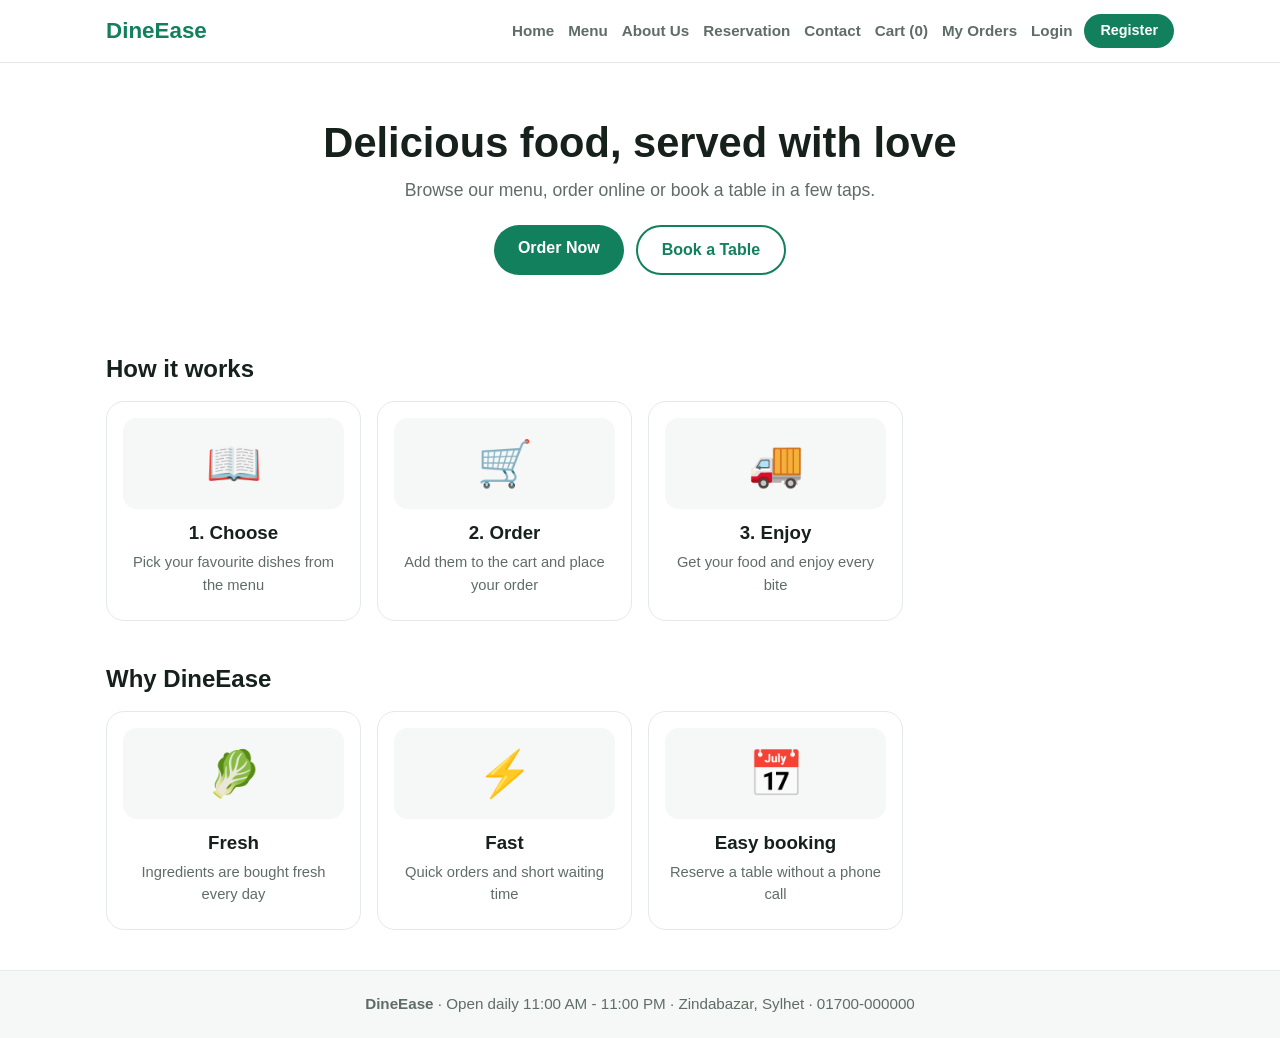
<file: frontend/index.html>
<!DOCTYPE html>
<html lang="en">
<head>
  <meta charset="UTF-8">
  <meta name="viewport" content="width=device-width, initial-scale=1">
  <title>Home - DineEase</title>
  <link rel="stylesheet" href="css/style.css">
</head>
<body>
  <header>
    <div class="container bar">
      <a class="logo" href="index.html">DineEase</a>
      <button id="burger" aria-label="Menu">&#9776;</button>
      <nav id="nav">
        <a href="index.html">Home</a>
        <a href="menu.html">Menu</a>
        <a href="about.html">About Us</a>
        <a href="reservation.html">Reservation</a>
        <a href="contact.html">Contact</a>
        <a href="cart.html">Cart (<span id="cart-count">0</span>)</a>
        <a href="orders.html">My Orders</a>
        <span id="auth-links">
          <a href="login.html">Login</a>
          <a class="btn small" href="register.html">Register</a>
        </span>
      </nav>
    </div>
  </header>

  <main class="container">
    <section class="hero">
      <h1>Delicious food, served with love</h1>
      <p>Browse our menu, order online or book a table in a few taps.</p>
      <div class="hero-buttons">
        <a class="btn" href="menu.html">Order Now</a>
        <a class="btn outline" href="reservation.html">Book a Table</a>
      </div>
    </section>

    <h2 class="section-title">How it works</h2>
    <div class="grid">
      <div class="card"><div class="icon">&#x1F4D6;</div><h3>1. Choose</h3><p>Pick your favourite dishes from the menu</p></div>
      <div class="card"><div class="icon">&#x1F6D2;</div><h3>2. Order</h3><p>Add them to the cart and place your order</p></div>
      <div class="card"><div class="icon">&#x1F69A;</div><h3>3. Enjoy</h3><p>Get your food and enjoy every bite</p></div>
    </div>

    <h2 class="section-title">Why DineEase</h2>
    <div class="grid">
      <div class="card"><div class="icon">&#x1F96C;</div><h3>Fresh</h3><p>Ingredients are bought fresh every day</p></div>
      <div class="card"><div class="icon">&#x26A1;</div><h3>Fast</h3><p>Quick orders and short waiting time</p></div>
      <div class="card"><div class="icon">&#x1F4C5;</div><h3>Easy booking</h3><p>Reserve a table without a phone call</p></div>
    </div>
  </main>

  <footer>
    <div class="container">
      <strong>DineEase</strong> &middot; Open daily 11:00 AM - 11:00 PM &middot; Zindabazar, Sylhet &middot; 01700-000000
    </div>
  </footer>

  <script>
    // Live server address. When testing on this computer, use the local server.
    let API_URL = "https://dineease-api.onrender.com";

    if (location.protocol === "file:" || location.hostname === "localhost") {
      API_URL = "http://localhost:5000";
    }

    const authLinks = document.getElementById("auth-links");

    // Menu button on small screens
    document.getElementById("burger").onclick = function () {
      document.getElementById("nav").classList.toggle("show");
    };

    // If the user is logged in, show the name and a logout button
    function showAuthLinks() {
      const savedUser = localStorage.getItem("user");

      if (!savedUser) {
        return;
      }

      const user = JSON.parse(savedUser);
      const hello = document.createElement("span");
      const logout = document.createElement("button");

      hello.textContent = "Hi, " + user.name;
      logout.textContent = "Logout";
      logout.className = "btn small";

      logout.onclick = function () {
        localStorage.removeItem("token");
        localStorage.removeItem("user");
        window.location.href = "login.html";
      };

      authLinks.innerHTML = "";
      authLinks.appendChild(hello);
      authLinks.appendChild(logout);
    }

    // The cart is kept in the browser as a list of items
    function getCart() {
      const saved = localStorage.getItem("cart");

      if (!saved) {
        return [];
      }

      return JSON.parse(saved);
    }

    function saveCart(cart) {
      localStorage.setItem("cart", JSON.stringify(cart));
      updateCartCount();
    }

    // Show the total number of items next to the Cart link
    function updateCartCount() {
      const cart = getCart();
      let count = 0;

      for (let i = 0; i < cart.length; i++) {
        count = count + cart[i].quantity;
      }

      document.getElementById("cart-count").textContent = count;
    }

    showAuthLinks();
    updateCartCount();
  </script>
</body>
</html>
</file>
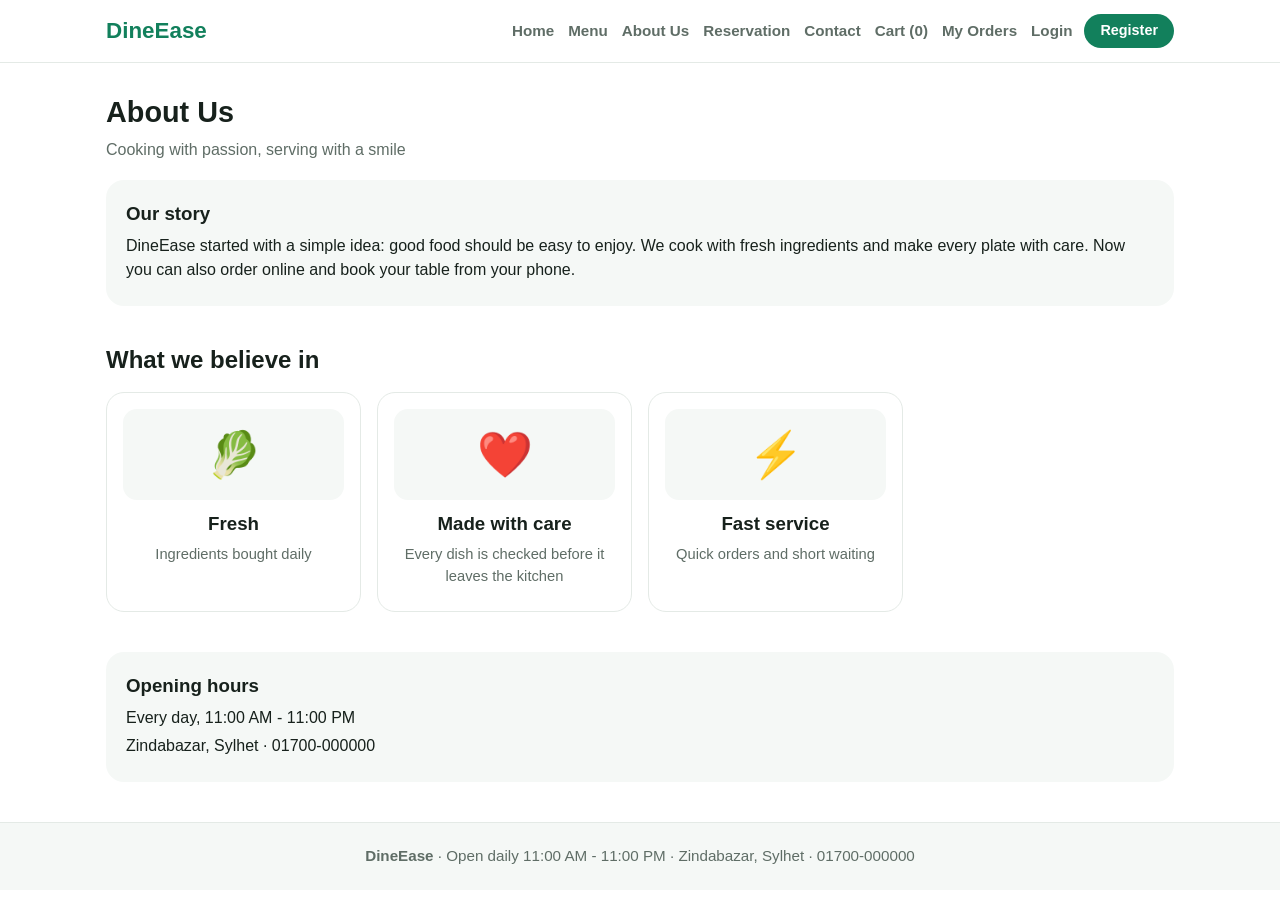
<file: frontend/about.html>
<!DOCTYPE html>
<html lang="en">
<head>
  <meta charset="UTF-8">
  <meta name="viewport" content="width=device-width, initial-scale=1">
  <title>About Us - DineEase</title>
  <link rel="stylesheet" href="css/style.css">
</head>
<body>
  <header>
    <div class="container bar">
      <a class="logo" href="index.html">DineEase</a>
      <button id="burger" aria-label="Menu">&#9776;</button>
      <nav id="nav">
        <a href="index.html">Home</a>
        <a href="menu.html">Menu</a>
        <a href="about.html">About Us</a>
        <a href="reservation.html">Reservation</a>
        <a href="contact.html">Contact</a>
        <a href="cart.html">Cart (<span id="cart-count">0</span>)</a>
        <a href="orders.html">My Orders</a>
        <span id="auth-links">
          <a href="login.html">Login</a>
          <a class="btn small" href="register.html">Register</a>
        </span>
      </nav>
    </div>
  </header>

  <main class="container">
    <h1 class="page-title">About Us</h1>
    <p class="page-sub">Cooking with passion, serving with a smile</p>

    <div class="info-box">
      <h3>Our story</h3>
      <p>DineEase started with a simple idea: good food should be easy to enjoy. We cook with fresh ingredients and make every plate with care. Now you can also order online and book your table from your phone.</p>
    </div>

    <h2 class="section-title">What we believe in</h2>
    <div class="grid">
      <div class="card"><div class="icon">&#x1F96C;</div><h3>Fresh</h3><p>Ingredients bought daily</p></div>
      <div class="card"><div class="icon">&#x2764;&#xFE0F;</div><h3>Made with care</h3><p>Every dish is checked before it leaves the kitchen</p></div>
      <div class="card"><div class="icon">&#x26A1;</div><h3>Fast service</h3><p>Quick orders and short waiting</p></div>
    </div>

    <div class="info-box">
      <h3>Opening hours</h3>
      <p>Every day, 11:00 AM - 11:00 PM</p>
      <p>Zindabazar, Sylhet &middot; 01700-000000</p>
    </div>
  </main>

  <footer>
    <div class="container">
      <strong>DineEase</strong> &middot; Open daily 11:00 AM - 11:00 PM &middot; Zindabazar, Sylhet &middot; 01700-000000
    </div>
  </footer>

  <script>
    // Live server address. When testing on this computer, use the local server.
    let API_URL = "https://dineease-api.onrender.com";

    if (location.protocol === "file:" || location.hostname === "localhost") {
      API_URL = "http://localhost:5000";
    }

    const authLinks = document.getElementById("auth-links");

    // Menu button on small screens
    document.getElementById("burger").onclick = function () {
      document.getElementById("nav").classList.toggle("show");
    };

    // If the user is logged in, show the name and a logout button
    function showAuthLinks() {
      const savedUser = localStorage.getItem("user");

      if (!savedUser) {
        return;
      }

      const user = JSON.parse(savedUser);
      const hello = document.createElement("span");
      const logout = document.createElement("button");

      hello.textContent = "Hi, " + user.name;
      logout.textContent = "Logout";
      logout.className = "btn small";

      logout.onclick = function () {
        localStorage.removeItem("token");
        localStorage.removeItem("user");
        window.location.href = "login.html";
      };

      authLinks.innerHTML = "";
      authLinks.appendChild(hello);
      authLinks.appendChild(logout);
    }

    // The cart is kept in the browser as a list of items
    function getCart() {
      const saved = localStorage.getItem("cart");

      if (!saved) {
        return [];
      }

      return JSON.parse(saved);
    }

    function saveCart(cart) {
      localStorage.setItem("cart", JSON.stringify(cart));
      updateCartCount();
    }

    // Show the total number of items next to the Cart link
    function updateCartCount() {
      const cart = getCart();
      let count = 0;

      for (let i = 0; i < cart.length; i++) {
        count = count + cart[i].quantity;
      }

      document.getElementById("cart-count").textContent = count;
    }

    showAuthLinks();
    updateCartCount();
  </script>
</body>
</html>
</file>
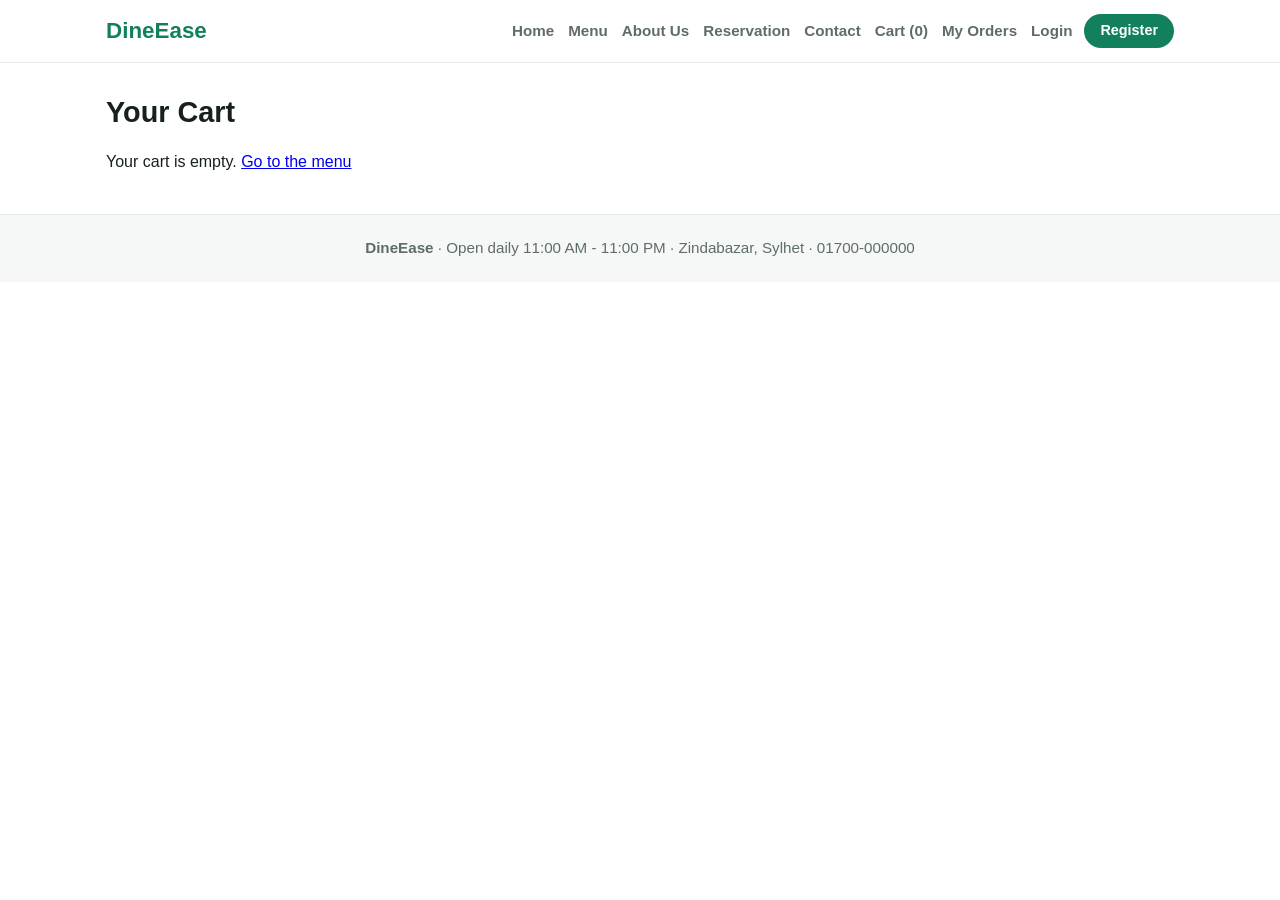
<file: frontend/cart.html>
<!DOCTYPE html>
<html lang="en">
<head>
  <meta charset="UTF-8">
  <meta name="viewport" content="width=device-width, initial-scale=1">
  <title>Cart - DineEase</title>
  <link rel="stylesheet" href="css/style.css">
</head>
<body>
  <header>
    <div class="container bar">
      <a class="logo" href="index.html">DineEase</a>
      <button id="burger" aria-label="Menu">&#9776;</button>
      <nav id="nav">
        <a href="index.html">Home</a>
        <a href="menu.html">Menu</a>
        <a href="about.html">About Us</a>
        <a href="reservation.html">Reservation</a>
        <a href="contact.html">Contact</a>
        <a href="cart.html">Cart (<span id="cart-count">0</span>)</a>
        <a href="orders.html">My Orders</a>
        <span id="auth-links">
          <a href="login.html">Login</a>
          <a class="btn small" href="register.html">Register</a>
        </span>
      </nav>
    </div>
  </header>

  <main class="container">
    <h1 class="page-title">Your Cart</h1>

    <div id="cart-list"></div>

    <div id="order-box" class="order-form">
      <div class="cart-total"><span>Total</span><span id="total">Tk 0</span></div>

      <label>Delivery address
        <input type="text" id="address" placeholder="House, road, area">
      </label>
      <label>Phone
        <input type="text" id="phone" placeholder="01XXXXXXXXX">
      </label>

      <div id="message" class="msg"></div>
      <button id="place-order" class="btn">Place Order</button>
    </div>
  </main>

  <footer>
    <div class="container">
      <strong>DineEase</strong> &middot; Open daily 11:00 AM - 11:00 PM &middot; Zindabazar, Sylhet &middot; 01700-000000
    </div>
  </footer>

  <script>
    // Live server address. When testing on this computer, use the local server.
    let API_URL = "https://dineease-api.onrender.com";

    if (location.protocol === "file:" || location.hostname === "localhost") {
      API_URL = "http://localhost:5000";
    }

    const authLinks = document.getElementById("auth-links");

    // Menu button on small screens
    document.getElementById("burger").onclick = function () {
      document.getElementById("nav").classList.toggle("show");
    };

    // If the user is logged in, show the name and a logout button
    function showAuthLinks() {
      const savedUser = localStorage.getItem("user");

      if (!savedUser) {
        return;
      }

      const user = JSON.parse(savedUser);
      const hello = document.createElement("span");
      const logout = document.createElement("button");

      hello.textContent = "Hi, " + user.name;
      logout.textContent = "Logout";
      logout.className = "btn small";

      logout.onclick = function () {
        localStorage.removeItem("token");
        localStorage.removeItem("user");
        window.location.href = "login.html";
      };

      authLinks.innerHTML = "";
      authLinks.appendChild(hello);
      authLinks.appendChild(logout);
    }

    // The cart is kept in the browser as a list of items
    function getCart() {
      const saved = localStorage.getItem("cart");

      if (!saved) {
        return [];
      }

      return JSON.parse(saved);
    }

    function saveCart(cart) {
      localStorage.setItem("cart", JSON.stringify(cart));
      updateCartCount();
    }

    // Show the total number of items next to the Cart link
    function updateCartCount() {
      const cart = getCart();
      let count = 0;

      for (let i = 0; i < cart.length; i++) {
        count = count + cart[i].quantity;
      }

      document.getElementById("cart-count").textContent = count;
    }

    const cartList = document.getElementById("cart-list");
    const orderBox = document.getElementById("order-box");
    const message = document.getElementById("message");

    function showMessage(text, isError) {
      message.textContent = text;
      message.className = isError ? "msg error" : "msg success";
    }

    function changeQuantity(id, change) {
      const cart = getCart();

      for (let i = 0; i < cart.length; i++) {
        if (cart[i].id === id) {
          cart[i].quantity = cart[i].quantity + change;
        }
      }

      // Keep only the items that still have a quantity
      const left = [];

      for (let i = 0; i < cart.length; i++) {
        if (cart[i].quantity > 0 && cart[i].quantity <= 20) {
          left.push(cart[i]);
        } else if (cart[i].quantity > 20) {
          cart[i].quantity = 20;
          left.push(cart[i]);
        }
      }

      saveCart(left);
      showCart();
    }

    function removeItem(id) {
      const cart = getCart();
      const left = [];

      for (let i = 0; i < cart.length; i++) {
        if (cart[i].id !== id) {
          left.push(cart[i]);
        }
      }

      saveCart(left);
      showCart();
    }

    function makeRow(item) {
      const row = document.createElement("div");
      const name = document.createElement("div");
      const qty = document.createElement("div");
      const minus = document.createElement("button");
      const count = document.createElement("span");
      const plus = document.createElement("button");
      const lineTotal = document.createElement("strong");
      const remove = document.createElement("button");

      row.className = "cart-row";
      name.className = "cart-name";
      name.textContent = item.name;

      const each = document.createElement("small");
      each.textContent = "Tk " + item.price + " each";
      name.appendChild(each);

      qty.className = "qty";
      minus.textContent = "-";
      plus.textContent = "+";
      count.textContent = item.quantity;
      qty.append(minus, count, plus);

      lineTotal.textContent = "Tk " + item.price * item.quantity;
      remove.className = "remove";
      remove.textContent = "Remove";

      minus.onclick = function () {
        changeQuantity(item.id, -1);
      };

      plus.onclick = function () {
        changeQuantity(item.id, 1);
      };

      remove.onclick = function () {
        removeItem(item.id);
      };

      row.append(name, qty, lineTotal, remove);
      return row;
    }

    function showCart() {
      const cart = getCart();
      let total = 0;
      cartList.innerHTML = "";

      if (cart.length === 0) {
        cartList.innerHTML = '<p>Your cart is empty. <a href="menu.html">Go to the menu</a></p>';
        orderBox.style.display = "none";
        return;
      }

      orderBox.style.display = "block";

      for (let i = 0; i < cart.length; i++) {
        cartList.appendChild(makeRow(cart[i]));
        total = total + cart[i].price * cart[i].quantity;
      }

      document.getElementById("total").textContent = "Tk " + total;
    }

    document.getElementById("place-order").onclick = async function () {
      const token = localStorage.getItem("token");
      const address = document.getElementById("address").value.trim();
      const phone = document.getElementById("phone").value.trim();

      if (!token) {
        showMessage("Please login first to place an order", true);
        return;
      }

      if (address.length < 5) {
        showMessage("Please enter your delivery address", true);
        return;
      }

      if (!/^01\d{9}$/.test(phone)) {
        showMessage("Phone must be 11 digits, like 01XXXXXXXXX", true);
        return;
      }

      // Send only the item ids and quantities. The server finds the prices itself.
      const cart = getCart();
      const items = [];

      for (let i = 0; i < cart.length; i++) {
        items.push({ menu_item_id: cart[i].id, quantity: cart[i].quantity });
      }

      showMessage("Placing your order...", false);

      try {
        const response = await fetch(API_URL + "/api/orders", {
          method: "POST",
          headers: {
            "Content-Type": "application/json",
            "Authorization": "Bearer " + token,
          },
          body: JSON.stringify({ items: items, address: address, phone: phone }),
        });
        const data = await response.json();

        if (!response.ok) {
          showMessage(data.message, true);
          return;
        }

        saveCart([]);
        showMessage("Order placed! Taking you to your orders...", false);

        setTimeout(function () {
          window.location.href = "orders.html";
        }, 1500);
      } catch (error) {
        showMessage("Could not reach the server. Please try again.", true);
      }
    };

    showAuthLinks();
    updateCartCount();
    showCart();
  </script>
</body>
</html>
</file>
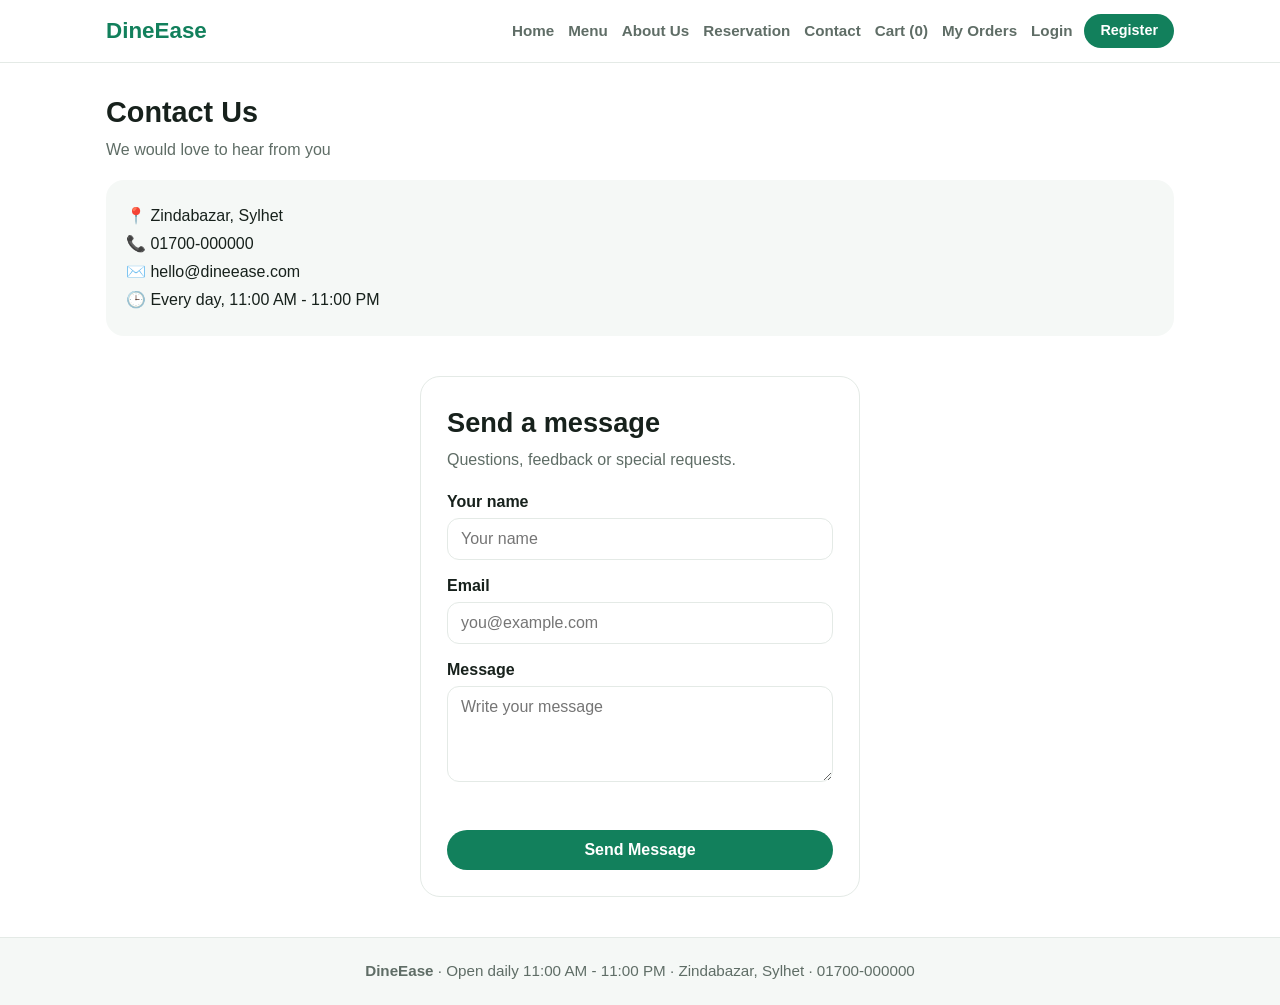
<file: frontend/contact.html>
<!DOCTYPE html>
<html lang="en">
<head>
  <meta charset="UTF-8">
  <meta name="viewport" content="width=device-width, initial-scale=1">
  <title>Contact - DineEase</title>
  <link rel="stylesheet" href="css/style.css">
</head>
<body>
  <header>
    <div class="container bar">
      <a class="logo" href="index.html">DineEase</a>
      <button id="burger" aria-label="Menu">&#9776;</button>
      <nav id="nav">
        <a href="index.html">Home</a>
        <a href="menu.html">Menu</a>
        <a href="about.html">About Us</a>
        <a href="reservation.html">Reservation</a>
        <a href="contact.html">Contact</a>
        <a href="cart.html">Cart (<span id="cart-count">0</span>)</a>
        <a href="orders.html">My Orders</a>
        <span id="auth-links">
          <a href="login.html">Login</a>
          <a class="btn small" href="register.html">Register</a>
        </span>
      </nav>
    </div>
  </header>

  <main class="container">
    <h1 class="page-title">Contact Us</h1>
    <p class="page-sub">We would love to hear from you</p>

    <div class="info-box">
      <p>&#x1F4CD; Zindabazar, Sylhet</p>
      <p>&#x1F4DE; 01700-000000</p>
      <p>&#x2709;&#xFE0F; hello@dineease.com</p>
      <p>&#x1F552; Every day, 11:00 AM - 11:00 PM</p>
    </div>

    <div class="form-box">
      <h1>Send a message</h1>
      <p>Questions, feedback or special requests.</p>

      <form id="contact-form" novalidate>
        <label>Your name
          <input type="text" id="name" placeholder="Your name">
        </label>
        <label>Email
          <input type="email" id="email" placeholder="you@example.com">
        </label>
        <label>Message
          <textarea id="text" rows="4" placeholder="Write your message"></textarea>
        </label>

        <div id="message" class="msg"></div>
        <button type="submit" class="btn">Send Message</button>
      </form>
    </div>
  </main>

  <footer>
    <div class="container">
      <strong>DineEase</strong> &middot; Open daily 11:00 AM - 11:00 PM &middot; Zindabazar, Sylhet &middot; 01700-000000
    </div>
  </footer>

  <script>
    // Live server address. When testing on this computer, use the local server.
    let API_URL = "https://dineease-api.onrender.com";

    if (location.protocol === "file:" || location.hostname === "localhost") {
      API_URL = "http://localhost:5000";
    }

    const authLinks = document.getElementById("auth-links");

    // Menu button on small screens
    document.getElementById("burger").onclick = function () {
      document.getElementById("nav").classList.toggle("show");
    };

    // If the user is logged in, show the name and a logout button
    function showAuthLinks() {
      const savedUser = localStorage.getItem("user");

      if (!savedUser) {
        return;
      }

      const user = JSON.parse(savedUser);
      const hello = document.createElement("span");
      const logout = document.createElement("button");

      hello.textContent = "Hi, " + user.name;
      logout.textContent = "Logout";
      logout.className = "btn small";

      logout.onclick = function () {
        localStorage.removeItem("token");
        localStorage.removeItem("user");
        window.location.href = "login.html";
      };

      authLinks.innerHTML = "";
      authLinks.appendChild(hello);
      authLinks.appendChild(logout);
    }

    // The cart is kept in the browser as a list of items
    function getCart() {
      const saved = localStorage.getItem("cart");

      if (!saved) {
        return [];
      }

      return JSON.parse(saved);
    }

    function saveCart(cart) {
      localStorage.setItem("cart", JSON.stringify(cart));
      updateCartCount();
    }

    // Show the total number of items next to the Cart link
    function updateCartCount() {
      const cart = getCart();
      let count = 0;

      for (let i = 0; i < cart.length; i++) {
        count = count + cart[i].quantity;
      }

      document.getElementById("cart-count").textContent = count;
    }

    const message = document.getElementById("message");

    function showMessage(text, isError) {
      message.textContent = text;
      message.className = isError ? "msg error" : "msg success";
    }

    document.getElementById("contact-form").addEventListener("submit", async function (event) {
      event.preventDefault();

      const name = document.getElementById("name").value.trim();
      const email = document.getElementById("email").value.trim();
      const text = document.getElementById("text").value.trim();

      if (name.length < 2) {
        showMessage("Please enter your name", true);
        return;
      }

      if (!email.includes("@") || !email.includes(".")) {
        showMessage("Please enter a valid email", true);
        return;
      }

      if (text.length < 5) {
        showMessage("Please write a longer message", true);
        return;
      }

      showMessage("Sending...", false);

      try {
        const response = await fetch(API_URL + "/api/contact", {
          method: "POST",
          headers: { "Content-Type": "application/json" },
          body: JSON.stringify({ name: name, email: email, message: text }),
        });
        const data = await response.json();

        if (!response.ok) {
          showMessage(data.message, true);
          return;
        }

        showMessage("Thank you! Your message was sent.", false);
        document.getElementById("contact-form").reset();
      } catch (error) {
        showMessage("Could not reach the server. Please try again.", true);
      }
    });

    showAuthLinks();
    updateCartCount();
  </script>
</body>
</html>
</file>
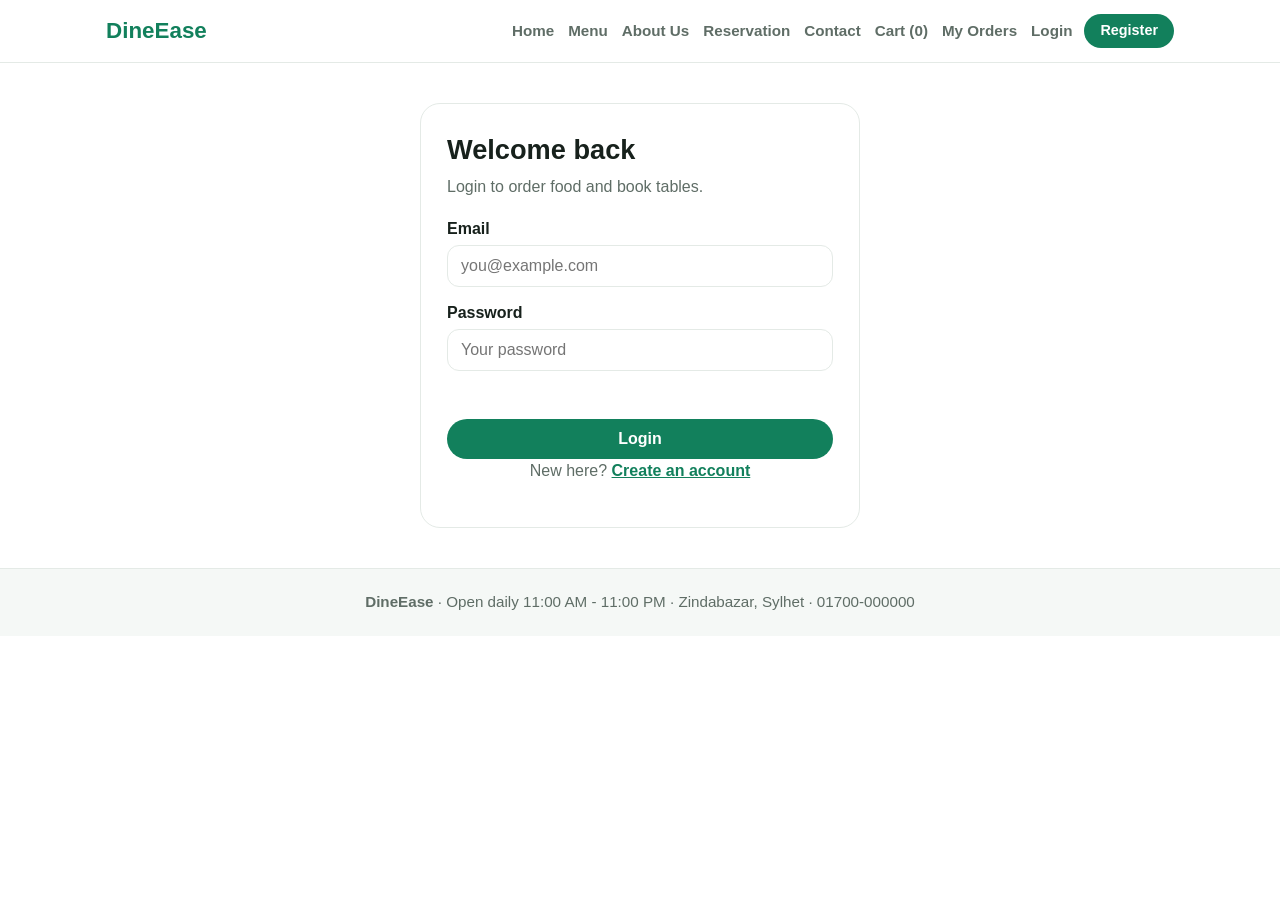
<file: frontend/login.html>
<!DOCTYPE html>
<html lang="en">
<head>
  <meta charset="UTF-8">
  <meta name="viewport" content="width=device-width, initial-scale=1">
  <title>Login - DineEase</title>
  <link rel="stylesheet" href="css/style.css">
</head>
<body>
  <header>
    <div class="container bar">
      <a class="logo" href="index.html">DineEase</a>
      <button id="burger" aria-label="Menu">&#9776;</button>
      <nav id="nav">
        <a href="index.html">Home</a>
        <a href="menu.html">Menu</a>
        <a href="about.html">About Us</a>
        <a href="reservation.html">Reservation</a>
        <a href="contact.html">Contact</a>
        <a href="cart.html">Cart (<span id="cart-count">0</span>)</a>
        <a href="orders.html">My Orders</a>
        <span id="auth-links">
          <a href="login.html">Login</a>
          <a class="btn small" href="register.html">Register</a>
        </span>
      </nav>
    </div>
  </header>

  <main class="container">
    <div class="form-box">
      <h1>Welcome back</h1>
      <p>Login to order food and book tables.</p>

      <form id="login-form" novalidate>
        <label>Email
          <input type="email" id="email" placeholder="you@example.com">
        </label>
        <label>Password
          <input type="password" id="password" placeholder="Your password">
        </label>

        <div id="message" class="msg"></div>
        <button type="submit" class="btn">Login</button>
      </form>

      <p class="form-note">New here? <a href="register.html">Create an account</a></p>
    </div>
  </main>

  <footer>
    <div class="container">
      <strong>DineEase</strong> &middot; Open daily 11:00 AM - 11:00 PM &middot; Zindabazar, Sylhet &middot; 01700-000000
    </div>
  </footer>

  <script>
    // Live server address. When testing on this computer, use the local server.
    let API_URL = "https://dineease-api.onrender.com";

    if (location.protocol === "file:" || location.hostname === "localhost") {
      API_URL = "http://localhost:5000";
    }

    const authLinks = document.getElementById("auth-links");

    // Menu button on small screens
    document.getElementById("burger").onclick = function () {
      document.getElementById("nav").classList.toggle("show");
    };

    // If the user is logged in, show the name and a logout button
    function showAuthLinks() {
      const savedUser = localStorage.getItem("user");

      if (!savedUser) {
        return;
      }

      const user = JSON.parse(savedUser);
      const hello = document.createElement("span");
      const logout = document.createElement("button");

      hello.textContent = "Hi, " + user.name;
      logout.textContent = "Logout";
      logout.className = "btn small";

      logout.onclick = function () {
        localStorage.removeItem("token");
        localStorage.removeItem("user");
        window.location.href = "login.html";
      };

      authLinks.innerHTML = "";
      authLinks.appendChild(hello);
      authLinks.appendChild(logout);
    }

    // The cart is kept in the browser as a list of items
    function getCart() {
      const saved = localStorage.getItem("cart");

      if (!saved) {
        return [];
      }

      return JSON.parse(saved);
    }

    function saveCart(cart) {
      localStorage.setItem("cart", JSON.stringify(cart));
      updateCartCount();
    }

    // Show the total number of items next to the Cart link
    function updateCartCount() {
      const cart = getCart();
      let count = 0;

      for (let i = 0; i < cart.length; i++) {
        count = count + cart[i].quantity;
      }

      document.getElementById("cart-count").textContent = count;
    }

    const message = document.getElementById("message");

    function showMessage(text, isError) {
      message.textContent = text;
      message.className = isError ? "msg error" : "msg success";
    }

    document.getElementById("login-form").addEventListener("submit", async function (event) {
      event.preventDefault();

      const email = document.getElementById("email").value.trim();
      const password = document.getElementById("password").value;

      if (email === "" || password === "") {
        showMessage("Please enter your email and password", true);
        return;
      }

      showMessage("Please wait...", false);

      try {
        const response = await fetch(API_URL + "/api/auth/login", {
          method: "POST",
          headers: { "Content-Type": "application/json" },
          body: JSON.stringify({ email: email, password: password }),
        });
        const data = await response.json();

        if (!response.ok) {
          showMessage(data.message, true);
          return;
        }

        // Keep the token so the other pages know who is logged in
        localStorage.setItem("token", data.token);
        localStorage.setItem("user", JSON.stringify(data.user));

        window.location.href = "index.html";
      } catch (error) {
        showMessage("Could not reach the server. Please try again.", true);
      }
    });

    showAuthLinks();
    updateCartCount();
  </script>
</body>
</html>
</file>
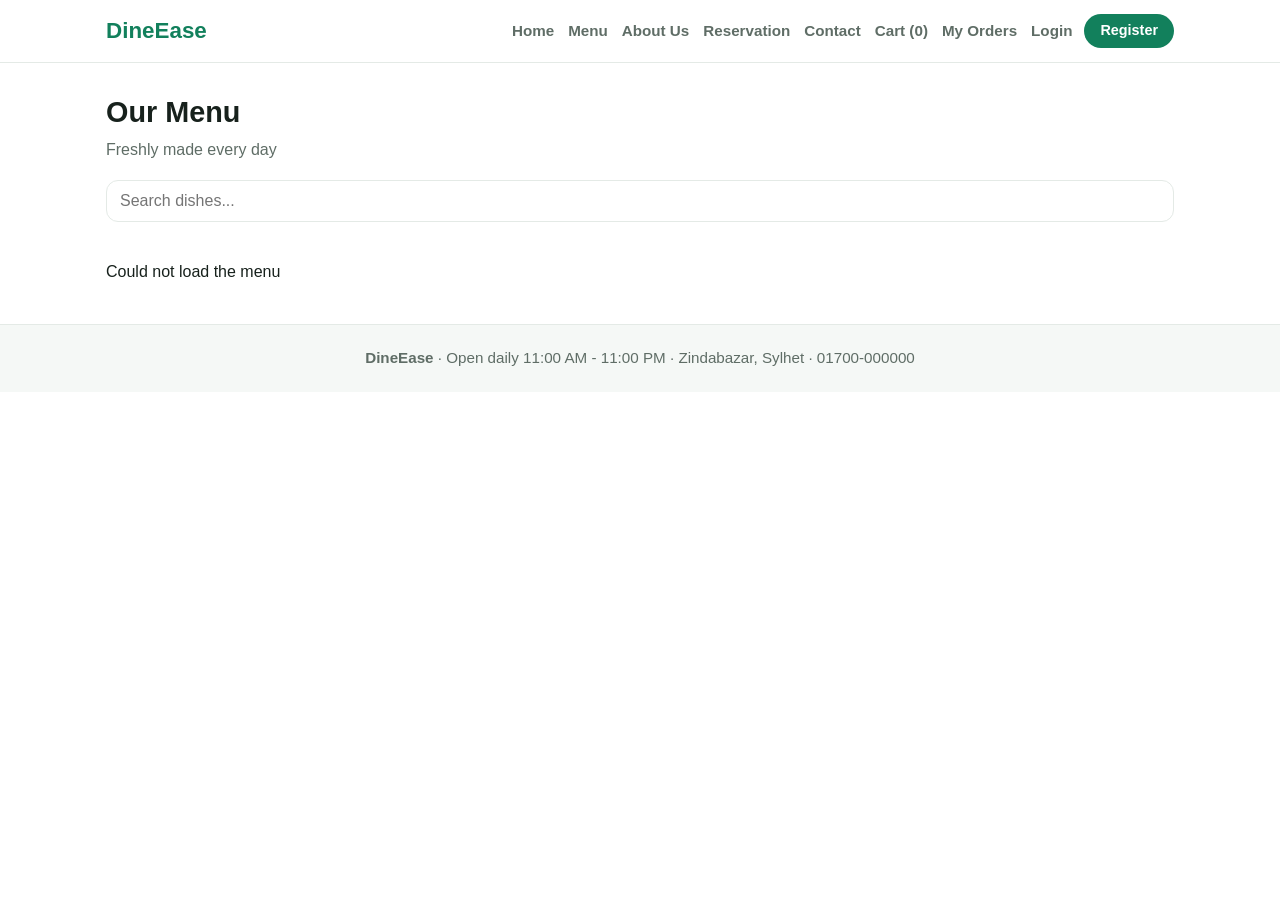
<file: frontend/menu.html>
<!DOCTYPE html>
<html lang="en">
<head>
  <meta charset="UTF-8">
  <meta name="viewport" content="width=device-width, initial-scale=1">
  <title>Menu - DineEase</title>
  <link rel="stylesheet" href="css/style.css">
</head>
<body>
  <header>
    <div class="container bar">
      <a class="logo" href="index.html">DineEase</a>
      <button id="burger" aria-label="Menu">&#9776;</button>
      <nav id="nav">
        <a href="index.html">Home</a>
        <a href="menu.html">Menu</a>
        <a href="about.html">About Us</a>
        <a href="reservation.html">Reservation</a>
        <a href="contact.html">Contact</a>
        <a href="cart.html">Cart (<span id="cart-count">0</span>)</a>
        <a href="orders.html">My Orders</a>
        <span id="auth-links">
          <a href="login.html">Login</a>
          <a class="btn small" href="register.html">Register</a>
        </span>
      </nav>
    </div>
  </header>

  <main class="container">
    <h1 class="page-title">Our Menu</h1>
    <p class="page-sub">Freshly made every day</p>

    <div class="tools">
      <input type="text" id="search" placeholder="Search dishes...">
    </div>
    <div class="chips" id="chips"></div>

    <div class="grid" id="menu-grid">Loading menu...</div>
  </main>

  <footer>
    <div class="container">
      <strong>DineEase</strong> &middot; Open daily 11:00 AM - 11:00 PM &middot; Zindabazar, Sylhet &middot; 01700-000000
    </div>
  </footer>

  <div class="toast" id="toast"></div>

  <script>
    // Live server address. When testing on this computer, use the local server.
    let API_URL = "https://dineease-api.onrender.com";

    if (location.protocol === "file:" || location.hostname === "localhost") {
      API_URL = "http://localhost:5000";
    }

    const authLinks = document.getElementById("auth-links");

    // Menu button on small screens
    document.getElementById("burger").onclick = function () {
      document.getElementById("nav").classList.toggle("show");
    };

    // If the user is logged in, show the name and a logout button
    function showAuthLinks() {
      const savedUser = localStorage.getItem("user");

      if (!savedUser) {
        return;
      }

      const user = JSON.parse(savedUser);
      const hello = document.createElement("span");
      const logout = document.createElement("button");

      hello.textContent = "Hi, " + user.name;
      logout.textContent = "Logout";
      logout.className = "btn small";

      logout.onclick = function () {
        localStorage.removeItem("token");
        localStorage.removeItem("user");
        window.location.href = "login.html";
      };

      authLinks.innerHTML = "";
      authLinks.appendChild(hello);
      authLinks.appendChild(logout);
    }

    // The cart is kept in the browser as a list of items
    function getCart() {
      const saved = localStorage.getItem("cart");

      if (!saved) {
        return [];
      }

      return JSON.parse(saved);
    }

    function saveCart(cart) {
      localStorage.setItem("cart", JSON.stringify(cart));
      updateCartCount();
    }

    // Show the total number of items next to the Cart link
    function updateCartCount() {
      const cart = getCart();
      let count = 0;

      for (let i = 0; i < cart.length; i++) {
        count = count + cart[i].quantity;
      }

      document.getElementById("cart-count").textContent = count;
    }

    const menuGrid = document.getElementById("menu-grid");
    const chipsBox = document.getElementById("chips");
    const searchBox = document.getElementById("search");
    const toast = document.getElementById("toast");

    let allItems = [];
    let selectedCategory = "All";

    // A small picture for each category
    const icons = {
      "Starter": "\u{1F372}",
      "Main": "\u{1F35B}",
      "Fast Food": "\u{1F354}",
      "Dessert": "\u{1F370}",
      "Drinks": "\u{1F96D}",
    };

    function showToast(text) {
      toast.textContent = text;
      toast.style.display = "block";

      setTimeout(function () {
        toast.style.display = "none";
      }, 1200);
    }

    function addToCart(item) {
      const cart = getCart();
      let found = false;

      for (let i = 0; i < cart.length; i++) {
        if (cart[i].id === item.id) {
          cart[i].quantity = cart[i].quantity + 1;
          found = true;
        }
      }

      if (!found) {
        cart.push({ id: item.id, name: item.name, price: Number(item.price), quantity: 1 });
      }

      saveCart(cart);
      showToast(item.name + " added to cart");
    }

    // Category buttons: All + every category found in the menu
    function showChips() {
      const names = ["All"];

      for (let i = 0; i < allItems.length; i++) {
        if (!names.includes(allItems[i].category)) {
          names.push(allItems[i].category);
        }
      }

      chipsBox.innerHTML = "";

      for (let i = 0; i < names.length; i++) {
        const button = document.createElement("button");
        button.textContent = names[i];

        if (names[i] === selectedCategory) {
          button.className = "on";
        }

        button.onclick = function () {
          selectedCategory = names[i];
          showChips();
          showMenu();
        };

        chipsBox.appendChild(button);
      }
    }

    function makeCard(item) {
      const card = document.createElement("div");
      const icon = document.createElement("div");
      const name = document.createElement("h3");
      const description = document.createElement("p");
      const price = document.createElement("span");
      const button = document.createElement("button");

      card.className = "card";
      icon.className = "icon";
      icon.textContent = icons[item.category] || "\u{1F37D}";
      name.textContent = item.name;
      description.textContent = item.description;
      price.className = "price";
      price.textContent = "Tk " + Number(item.price);
      button.className = "btn small";
      button.textContent = "Add";

      button.onclick = function () {
        addToCart(item);
      };

      card.append(icon, name, description, price, button);
      return card;
    }

    // Show the items that match the chosen category and the search words
    function showMenu() {
      const words = searchBox.value.trim().toLowerCase();
      menuGrid.innerHTML = "";
      let shown = 0;

      for (let i = 0; i < allItems.length; i++) {
        const item = allItems[i];

        if (selectedCategory !== "All" && item.category !== selectedCategory) {
          continue;
        }

        if (!item.name.toLowerCase().includes(words)) {
          continue;
        }

        menuGrid.appendChild(makeCard(item));
        shown = shown + 1;
      }

      if (shown === 0) {
        menuGrid.textContent = "No dishes found.";
      }
    }

    async function loadMenu() {
      try {
        const response = await fetch(API_URL + "/api/menu");
        allItems = await response.json();
        showChips();
        showMenu();
      } catch (error) {
        menuGrid.textContent = "Could not load the menu";
      }
    }

    searchBox.oninput = showMenu;

    showAuthLinks();
    updateCartCount();
    loadMenu();
  </script>
</body>
</html>
</file>
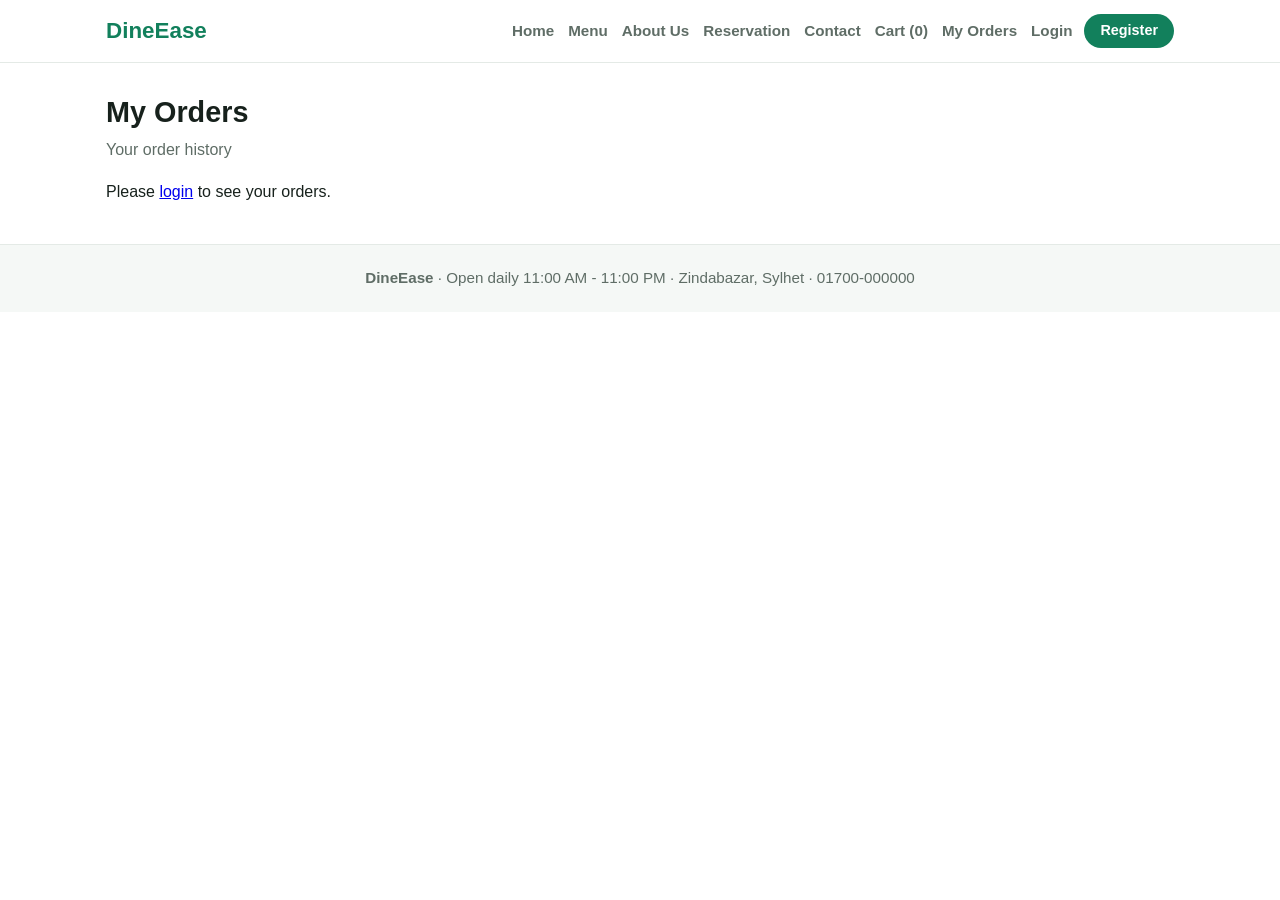
<file: frontend/orders.html>
<!DOCTYPE html>
<html lang="en">
<head>
  <meta charset="UTF-8">
  <meta name="viewport" content="width=device-width, initial-scale=1">
  <title>My Orders - DineEase</title>
  <link rel="stylesheet" href="css/style.css">
</head>
<body>
  <header>
    <div class="container bar">
      <a class="logo" href="index.html">DineEase</a>
      <button id="burger" aria-label="Menu">&#9776;</button>
      <nav id="nav">
        <a href="index.html">Home</a>
        <a href="menu.html">Menu</a>
        <a href="about.html">About Us</a>
        <a href="reservation.html">Reservation</a>
        <a href="contact.html">Contact</a>
        <a href="cart.html">Cart (<span id="cart-count">0</span>)</a>
        <a href="orders.html">My Orders</a>
        <span id="auth-links">
          <a href="login.html">Login</a>
          <a class="btn small" href="register.html">Register</a>
        </span>
      </nav>
    </div>
  </header>

  <main class="container">
    <h1 class="page-title">My Orders</h1>
    <p class="page-sub">Your order history</p>

    <div id="orders-list">Loading...</div>
  </main>

  <footer>
    <div class="container">
      <strong>DineEase</strong> &middot; Open daily 11:00 AM - 11:00 PM &middot; Zindabazar, Sylhet &middot; 01700-000000
    </div>
  </footer>

  <script>
    // Live server address. When testing on this computer, use the local server.
    let API_URL = "https://dineease-api.onrender.com";

    if (location.protocol === "file:" || location.hostname === "localhost") {
      API_URL = "http://localhost:5000";
    }

    const authLinks = document.getElementById("auth-links");

    // Menu button on small screens
    document.getElementById("burger").onclick = function () {
      document.getElementById("nav").classList.toggle("show");
    };

    // If the user is logged in, show the name and a logout button
    function showAuthLinks() {
      const savedUser = localStorage.getItem("user");

      if (!savedUser) {
        return;
      }

      const user = JSON.parse(savedUser);
      const hello = document.createElement("span");
      const logout = document.createElement("button");

      hello.textContent = "Hi, " + user.name;
      logout.textContent = "Logout";
      logout.className = "btn small";

      logout.onclick = function () {
        localStorage.removeItem("token");
        localStorage.removeItem("user");
        window.location.href = "login.html";
      };

      authLinks.innerHTML = "";
      authLinks.appendChild(hello);
      authLinks.appendChild(logout);
    }

    // The cart is kept in the browser as a list of items
    function getCart() {
      const saved = localStorage.getItem("cart");

      if (!saved) {
        return [];
      }

      return JSON.parse(saved);
    }

    function saveCart(cart) {
      localStorage.setItem("cart", JSON.stringify(cart));
      updateCartCount();
    }

    // Show the total number of items next to the Cart link
    function updateCartCount() {
      const cart = getCart();
      let count = 0;

      for (let i = 0; i < cart.length; i++) {
        count = count + cart[i].quantity;
      }

      document.getElementById("cart-count").textContent = count;
    }

    const ordersList = document.getElementById("orders-list");

    function makeOrderCard(order) {
      const card = document.createElement("div");
      const head = document.createElement("div");
      const title = document.createElement("span");
      const status = document.createElement("span");
      const list = document.createElement("ul");
      const total = document.createElement("strong");
      const info = document.createElement("div");

      card.className = "order-card";
      head.className = "order-head";
      title.textContent = "Order #" + order.id;
      status.className = "status";
      status.textContent = order.status;
      head.append(title, status);

      for (let i = 0; i < order.items.length; i++) {
        const item = order.items[i];
        const line = document.createElement("li");
        line.textContent = item.name + " x " + item.quantity + " - Tk " + Number(item.price) * item.quantity;
        list.appendChild(line);
      }

      total.textContent = "Total: Tk " + Number(order.total);

      info.innerHTML = "<small></small>";
      info.firstChild.textContent = new Date(order.created_at).toLocaleString() + " | " + order.address;

      card.append(head, list, total, info);
      return card;
    }

    async function loadOrders() {
      const token = localStorage.getItem("token");

      if (!token) {
        ordersList.innerHTML = '<p>Please <a href="login.html">login</a> to see your orders.</p>';
        return;
      }

      try {
        const response = await fetch(API_URL + "/api/orders/my", {
          headers: { "Authorization": "Bearer " + token },
        });

        if (response.status === 401) {
          ordersList.innerHTML = '<p>Your login has expired. Please <a href="login.html">login</a> again.</p>';
          return;
        }

        const orders = await response.json();
        ordersList.innerHTML = "";

        if (orders.length === 0) {
          ordersList.innerHTML = '<p>You have no orders yet. <a href="menu.html">Order something tasty</a></p>';
          return;
        }

        for (let i = 0; i < orders.length; i++) {
          ordersList.appendChild(makeOrderCard(orders[i]));
        }
      } catch (error) {
        ordersList.textContent = "Could not load your orders";
      }
    }

    showAuthLinks();
    updateCartCount();
    loadOrders();
  </script>
</body>
</html>
</file>
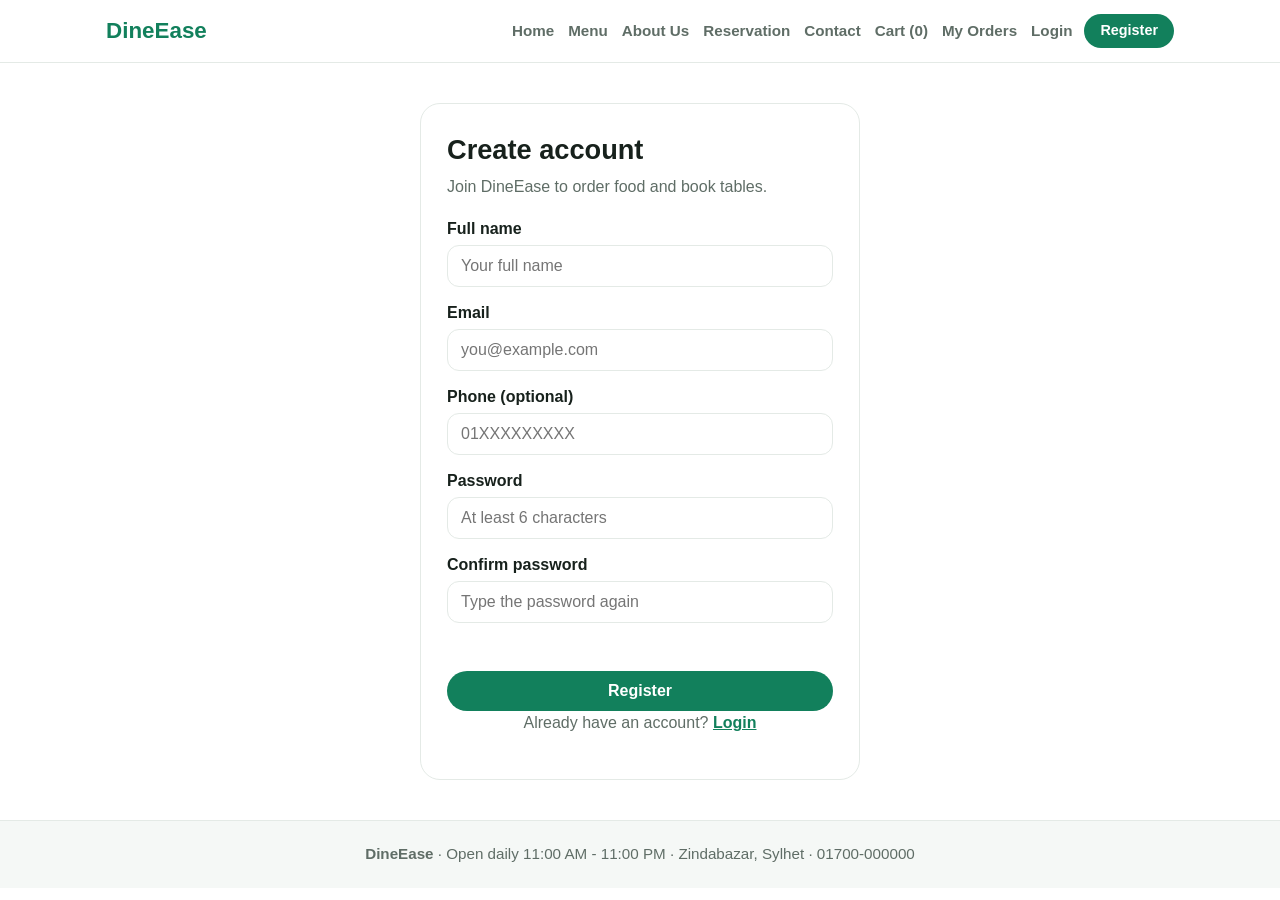
<file: frontend/register.html>
<!DOCTYPE html>
<html lang="en">
<head>
  <meta charset="UTF-8">
  <meta name="viewport" content="width=device-width, initial-scale=1">
  <title>Register - DineEase</title>
  <link rel="stylesheet" href="css/style.css">
</head>
<body>
  <header>
    <div class="container bar">
      <a class="logo" href="index.html">DineEase</a>
      <button id="burger" aria-label="Menu">&#9776;</button>
      <nav id="nav">
        <a href="index.html">Home</a>
        <a href="menu.html">Menu</a>
        <a href="about.html">About Us</a>
        <a href="reservation.html">Reservation</a>
        <a href="contact.html">Contact</a>
        <a href="cart.html">Cart (<span id="cart-count">0</span>)</a>
        <a href="orders.html">My Orders</a>
        <span id="auth-links">
          <a href="login.html">Login</a>
          <a class="btn small" href="register.html">Register</a>
        </span>
      </nav>
    </div>
  </header>

  <main class="container">
    <div class="form-box">
      <h1>Create account</h1>
      <p>Join DineEase to order food and book tables.</p>

      <form id="register-form" novalidate>
        <label>Full name
          <input type="text" id="name" placeholder="Your full name">
        </label>
        <label>Email
          <input type="email" id="email" placeholder="you@example.com">
        </label>
        <label>Phone (optional)
          <input type="text" id="phone" placeholder="01XXXXXXXXX">
        </label>
        <label>Password
          <input type="password" id="password" placeholder="At least 6 characters">
        </label>
        <label>Confirm password
          <input type="password" id="confirm" placeholder="Type the password again">
        </label>

        <div id="message" class="msg"></div>
        <button type="submit" class="btn">Register</button>
      </form>

      <p class="form-note">Already have an account? <a href="login.html">Login</a></p>
    </div>
  </main>

  <footer>
    <div class="container">
      <strong>DineEase</strong> &middot; Open daily 11:00 AM - 11:00 PM &middot; Zindabazar, Sylhet &middot; 01700-000000
    </div>
  </footer>

  <script>
    // Live server address. When testing on this computer, use the local server.
    let API_URL = "https://dineease-api.onrender.com";

    if (location.protocol === "file:" || location.hostname === "localhost") {
      API_URL = "http://localhost:5000";
    }

    const authLinks = document.getElementById("auth-links");

    // Menu button on small screens
    document.getElementById("burger").onclick = function () {
      document.getElementById("nav").classList.toggle("show");
    };

    // If the user is logged in, show the name and a logout button
    function showAuthLinks() {
      const savedUser = localStorage.getItem("user");

      if (!savedUser) {
        return;
      }

      const user = JSON.parse(savedUser);
      const hello = document.createElement("span");
      const logout = document.createElement("button");

      hello.textContent = "Hi, " + user.name;
      logout.textContent = "Logout";
      logout.className = "btn small";

      logout.onclick = function () {
        localStorage.removeItem("token");
        localStorage.removeItem("user");
        window.location.href = "login.html";
      };

      authLinks.innerHTML = "";
      authLinks.appendChild(hello);
      authLinks.appendChild(logout);
    }

    // The cart is kept in the browser as a list of items
    function getCart() {
      const saved = localStorage.getItem("cart");

      if (!saved) {
        return [];
      }

      return JSON.parse(saved);
    }

    function saveCart(cart) {
      localStorage.setItem("cart", JSON.stringify(cart));
      updateCartCount();
    }

    // Show the total number of items next to the Cart link
    function updateCartCount() {
      const cart = getCart();
      let count = 0;

      for (let i = 0; i < cart.length; i++) {
        count = count + cart[i].quantity;
      }

      document.getElementById("cart-count").textContent = count;
    }

    const message = document.getElementById("message");

    function showMessage(text, isError) {
      message.textContent = text;
      message.className = isError ? "msg error" : "msg success";
    }

    document.getElementById("register-form").addEventListener("submit", async function (event) {
      event.preventDefault();

      const name = document.getElementById("name").value.trim();
      const email = document.getElementById("email").value.trim();
      const phone = document.getElementById("phone").value.trim();
      const password = document.getElementById("password").value;
      const confirm = document.getElementById("confirm").value;

      if (name.length < 3) {
        showMessage("Please enter your full name", true);
        return;
      }

      if (!email.includes("@") || !email.includes(".")) {
        showMessage("Please enter a valid email", true);
        return;
      }

      if (phone !== "" && !/^01\d{9}$/.test(phone)) {
        showMessage("Phone must be 11 digits, like 01XXXXXXXXX", true);
        return;
      }

      if (password.length < 6) {
        showMessage("Password must be at least 6 characters", true);
        return;
      }

      if (password !== confirm) {
        showMessage("The two passwords do not match", true);
        return;
      }

      showMessage("Please wait...", false);

      try {
        const response = await fetch(API_URL + "/api/auth/register", {
          method: "POST",
          headers: { "Content-Type": "application/json" },
          body: JSON.stringify({ name: name, email: email, phone: phone, password: password }),
        });
        const data = await response.json();

        if (!response.ok) {
          showMessage(data.message, true);
          return;
        }

        showMessage("Account created! Taking you to the login page...", false);

        setTimeout(function () {
          window.location.href = "login.html";
        }, 1500);
      } catch (error) {
        showMessage("Could not reach the server. Please try again.", true);
      }
    });

    showAuthLinks();
    updateCartCount();
  </script>
</body>
</html>
</file>
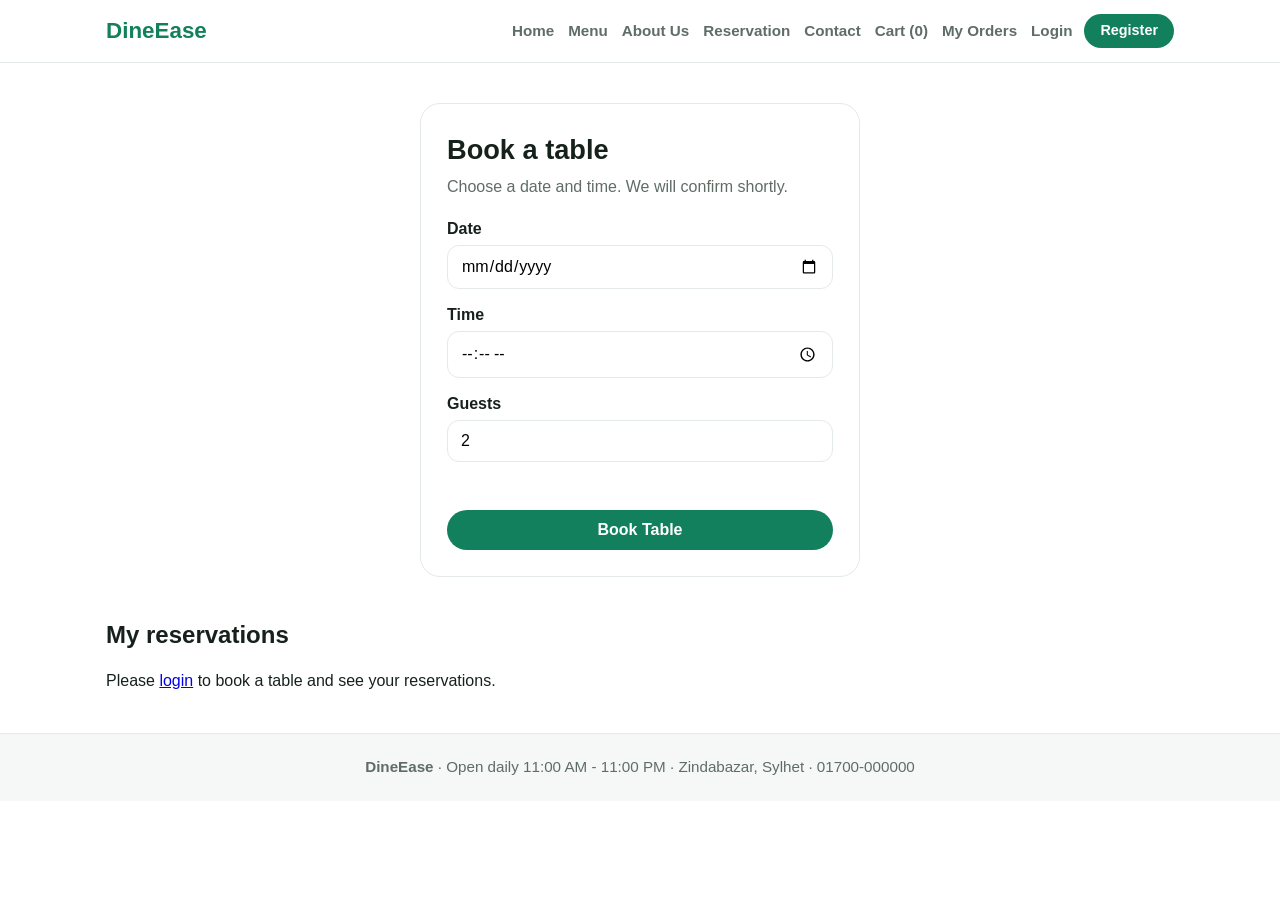
<file: frontend/reservation.html>
<!DOCTYPE html>
<html lang="en">
<head>
  <meta charset="UTF-8">
  <meta name="viewport" content="width=device-width, initial-scale=1">
  <title>Reservation - DineEase</title>
  <link rel="stylesheet" href="css/style.css">
</head>
<body>
  <header>
    <div class="container bar">
      <a class="logo" href="index.html">DineEase</a>
      <button id="burger" aria-label="Menu">&#9776;</button>
      <nav id="nav">
        <a href="index.html">Home</a>
        <a href="menu.html">Menu</a>
        <a href="about.html">About Us</a>
        <a href="reservation.html">Reservation</a>
        <a href="contact.html">Contact</a>
        <a href="cart.html">Cart (<span id="cart-count">0</span>)</a>
        <a href="orders.html">My Orders</a>
        <span id="auth-links">
          <a href="login.html">Login</a>
          <a class="btn small" href="register.html">Register</a>
        </span>
      </nav>
    </div>
  </header>

  <main class="container">
    <div class="form-box">
      <h1>Book a table</h1>
      <p>Choose a date and time. We will confirm shortly.</p>

      <form id="reservation-form" novalidate>
        <label>Date
          <input type="date" id="date">
        </label>
        <label>Time
          <input type="time" id="time">
        </label>
        <label>Guests
          <input type="number" id="guests" min="1" max="20" value="2">
        </label>

        <div id="message" class="msg"></div>
        <button type="submit" class="btn">Book Table</button>
      </form>
    </div>

    <h2 class="section-title">My reservations</h2>
    <div id="my-reservations">Loading...</div>
  </main>

  <footer>
    <div class="container">
      <strong>DineEase</strong> &middot; Open daily 11:00 AM - 11:00 PM &middot; Zindabazar, Sylhet &middot; 01700-000000
    </div>
  </footer>

  <script>
    // Live server address. When testing on this computer, use the local server.
    let API_URL = "https://dineease-api.onrender.com";

    if (location.protocol === "file:" || location.hostname === "localhost") {
      API_URL = "http://localhost:5000";
    }

    const authLinks = document.getElementById("auth-links");

    // Menu button on small screens
    document.getElementById("burger").onclick = function () {
      document.getElementById("nav").classList.toggle("show");
    };

    // If the user is logged in, show the name and a logout button
    function showAuthLinks() {
      const savedUser = localStorage.getItem("user");

      if (!savedUser) {
        return;
      }

      const user = JSON.parse(savedUser);
      const hello = document.createElement("span");
      const logout = document.createElement("button");

      hello.textContent = "Hi, " + user.name;
      logout.textContent = "Logout";
      logout.className = "btn small";

      logout.onclick = function () {
        localStorage.removeItem("token");
        localStorage.removeItem("user");
        window.location.href = "login.html";
      };

      authLinks.innerHTML = "";
      authLinks.appendChild(hello);
      authLinks.appendChild(logout);
    }

    // The cart is kept in the browser as a list of items
    function getCart() {
      const saved = localStorage.getItem("cart");

      if (!saved) {
        return [];
      }

      return JSON.parse(saved);
    }

    function saveCart(cart) {
      localStorage.setItem("cart", JSON.stringify(cart));
      updateCartCount();
    }

    // Show the total number of items next to the Cart link
    function updateCartCount() {
      const cart = getCart();
      let count = 0;

      for (let i = 0; i < cart.length; i++) {
        count = count + cart[i].quantity;
      }

      document.getElementById("cart-count").textContent = count;
    }

    const message = document.getElementById("message");
    const dateInput = document.getElementById("date");
    const myReservations = document.getElementById("my-reservations");

    // The date cannot be before today
    const now = new Date();
    const month = String(now.getMonth() + 1).padStart(2, "0");
    const day = String(now.getDate()).padStart(2, "0");
    dateInput.min = now.getFullYear() + "-" + month + "-" + day;

    function showMessage(text, isError) {
      message.textContent = text;
      message.className = isError ? "msg error" : "msg success";
    }

    function makeReservationCard(item) {
      const card = document.createElement("div");
      const head = document.createElement("div");
      const title = document.createElement("span");
      const status = document.createElement("span");
      const info = document.createElement("small");

      card.className = "order-card";
      head.className = "order-head";
      title.textContent = "Table for " + item.guests;
      status.className = "status";
      status.textContent = item.status;
      head.append(title, status);

      info.textContent = item.date + " at " + item.time;
      card.append(head, info);
      return card;
    }

    async function loadReservations() {
      const token = localStorage.getItem("token");

      if (!token) {
        myReservations.innerHTML = '<p>Please <a href="login.html">login</a> to book a table and see your reservations.</p>';
        return;
      }

      try {
        const response = await fetch(API_URL + "/api/reservations/my", {
          headers: { "Authorization": "Bearer " + token },
        });

        if (response.status === 401) {
          myReservations.innerHTML = '<p>Your login has expired. Please <a href="login.html">login</a> again.</p>';
          return;
        }

        const items = await response.json();
        myReservations.innerHTML = "";

        if (items.length === 0) {
          myReservations.textContent = "You have no reservations yet.";
          return;
        }

        for (let i = 0; i < items.length; i++) {
          myReservations.appendChild(makeReservationCard(items[i]));
        }
      } catch (error) {
        myReservations.textContent = "Could not load your reservations";
      }
    }

    document.getElementById("reservation-form").addEventListener("submit", async function (event) {
      event.preventDefault();

      const token = localStorage.getItem("token");
      const date = dateInput.value;
      const time = document.getElementById("time").value;
      const guests = Number(document.getElementById("guests").value);

      if (!token) {
        showMessage("Please login first to book a table", true);
        return;
      }

      if (date === "") {
        showMessage("Please choose a date", true);
        return;
      }

      if (time === "") {
        showMessage("Please choose a time", true);
        return;
      }

      if (!Number.isInteger(guests) || guests < 1 || guests > 20) {
        showMessage("Guests must be between 1 and 20", true);
        return;
      }

      showMessage("Sending your request...", false);

      try {
        const response = await fetch(API_URL + "/api/reservations", {
          method: "POST",
          headers: {
            "Content-Type": "application/json",
            "Authorization": "Bearer " + token,
          },
          body: JSON.stringify({ date: date, time: time, guests: guests }),
        });
        const data = await response.json();

        if (!response.ok) {
          showMessage(data.message, true);
          return;
        }

        showMessage("Table request sent! We will confirm soon.", false);
        loadReservations();
      } catch (error) {
        showMessage("Could not reach the server. Please try again.", true);
      }
    });

    showAuthLinks();
    updateCartCount();
    loadReservations();
  </script>
</body>
</html>
</file>
<file: frontend/css/style.css>
/* DineEase - shared styles (white background, green buttons) */
* {
  box-sizing: border-box;
}

body {
  margin: 0;
  font-family: Calibri, Arial, sans-serif;
  background: #ffffff;
  color: #17211c;
  line-height: 1.5;
}

.container {
  max-width: 1100px;
  margin: 0 auto;
  padding: 0 16px;
}

/* Header and navigation */
header {
  position: sticky;
  top: 0;
  background: #ffffff;
  border-bottom: 1px solid #e4eae6;
  z-index: 10;
}

.bar {
  display: flex;
  align-items: center;
  justify-content: space-between;
  height: 62px;
}

.logo {
  font-size: 1.4rem;
  font-weight: 800;
  color: #12805c;
  text-decoration: none;
}

nav {
  display: flex;
  align-items: center;
  gap: 14px;
}

nav a {
  color: #5f6d66;
  text-decoration: none;
  font-weight: 600;
  font-size: 0.95rem;
}

nav a:hover {
  color: #12805c;
}

#burger {
  display: none;
  background: none;
  border: 0;
  font-size: 1.5rem;
  cursor: pointer;
}

#auth-links {
  display: flex;
  align-items: center;
  gap: 12px;
}

/* Buttons */
.btn {
  display: inline-block;
  background: #12805c;
  color: #ffffff;
  border: 0;
  border-radius: 99px;
  padding: 11px 24px;
  font-size: 1rem;
  font-weight: 700;
  font-family: inherit;
  text-decoration: none;
  cursor: pointer;
}

.btn:hover {
  background: #0d6648;
}

.btn.small {
  padding: 6px 16px;
  font-size: 0.9rem;
}

/* Forms */
.form-box {
  max-width: 440px;
  margin: 40px auto;
  background: #ffffff;
  border: 1px solid #e4eae6;
  border-radius: 20px;
  padding: 26px;
}

.form-box h1 {
  margin: 0 0 4px;
  font-size: 1.7rem;
}

.form-box p {
  margin: 0 0 18px;
  color: #5f6d66;
}

label {
  display: block;
  margin-bottom: 14px;
  font-weight: 600;
}

input {
  display: block;
  width: 100%;
  margin-top: 4px;
  padding: 11px 13px;
  border: 1px solid #e4eae6;
  border-radius: 12px;
  font-size: 1rem;
  font-family: inherit;
}

input:focus {
  outline: 2px solid #12805c;
}

.msg {
  min-height: 1.4em;
  margin: 4px 0 12px;
  font-weight: 600;
}

.msg.error {
  color: #c92a2a;
}

.msg.success {
  color: #2b8a3e;
}

.form-box .btn {
  width: 100%;
}

.form-note {
  margin: 16px 0 0;
  text-align: center;
}

.form-note a {
  color: #12805c;
  font-weight: 700;
}

/* Page titles */
.page-title {
  margin: 28px 0 4px;
  font-size: 1.8rem;
}

.page-sub {
  margin: 0 0 18px;
  color: #5f6d66;
}

/* Menu page: search, category buttons and food cards */
.tools {
  display: flex;
  flex-wrap: wrap;
  gap: 10px;
  margin-bottom: 18px;
}

.tools input {
  flex: 1;
  min-width: 180px;
  margin-top: 0;
}

.chips {
  display: flex;
  flex-wrap: wrap;
  gap: 8px;
  margin-bottom: 20px;
}

.chips button {
  border: 1px solid #e4eae6;
  background: #ffffff;
  border-radius: 99px;
  padding: 8px 16px;
  font-size: 0.95rem;
  font-weight: 600;
  font-family: inherit;
  cursor: pointer;
}

.chips button.on {
  background: #12805c;
  border-color: #12805c;
  color: #ffffff;
}

.grid {
  display: grid;
  grid-template-columns: repeat(auto-fill, minmax(210px, 1fr));
  gap: 16px;
  margin-bottom: 40px;
}

.card {
  background: #ffffff;
  border: 1px solid #e4eae6;
  border-radius: 18px;
  padding: 16px;
  text-align: center;
}

.card .icon {
  font-size: 2.8rem;
  background: #f5f8f6;
  border-radius: 14px;
  padding: 12px;
  margin-bottom: 10px;
}

.card h3 {
  margin: 4px 0;
}

.card p {
  margin: 0 0 8px;
  color: #5f6d66;
  font-size: 0.92rem;
}

.price {
  font-weight: 800;
  color: #12805c;
  margin-right: 8px;
}

/* Small message that appears for a moment */
.toast {
  position: fixed;
  bottom: 20px;
  left: 50%;
  transform: translateX(-50%);
  background: #17211c;
  color: #ffffff;
  padding: 10px 20px;
  border-radius: 99px;
  font-weight: 600;
  display: none;
  z-index: 20;
}

/* Cart page */
.cart-row {
  display: flex;
  flex-wrap: wrap;
  align-items: center;
  justify-content: space-between;
  gap: 10px;
  padding: 14px 0;
  border-bottom: 1px solid #e4eae6;
}

.cart-name {
  flex: 1;
  min-width: 150px;
}

.cart-name small {
  display: block;
  color: #5f6d66;
}

.qty button {
  width: 30px;
  height: 30px;
  border: 1px solid #e4eae6;
  background: #ffffff;
  border-radius: 8px;
  font-size: 1rem;
  cursor: pointer;
}

.qty span {
  display: inline-block;
  min-width: 28px;
  text-align: center;
  font-weight: 700;
}

.remove {
  background: none;
  border: 0;
  color: #c92a2a;
  font-weight: 600;
  cursor: pointer;
}

.cart-total {
  display: flex;
  justify-content: space-between;
  padding: 16px 0;
  font-size: 1.3rem;
  font-weight: 800;
}

.order-form {
  max-width: 480px;
  margin-bottom: 40px;
}

/* Orders page */
.order-card {
  border: 1px solid #e4eae6;
  border-radius: 16px;
  padding: 16px;
  margin-bottom: 16px;
}

.order-head {
  display: flex;
  flex-wrap: wrap;
  justify-content: space-between;
  gap: 8px;
  font-weight: 700;
}

.status {
  background: #e7f5ee;
  color: #12805c;
  border-radius: 99px;
  padding: 2px 12px;
  font-size: 0.85rem;
  text-transform: capitalize;
}

.order-card ul {
  margin: 10px 0;
  padding-left: 20px;
}

.order-card small {
  color: #5f6d66;
}

/* Small screens */
@media (max-width: 700px) {
  #burger {
    display: block;
  }

  nav {
    display: none;
    position: absolute;
    top: 62px;
    left: 0;
    right: 0;
    flex-direction: column;
    align-items: stretch;
    gap: 12px;
    padding: 14px 16px;
    background: #ffffff;
    border-bottom: 1px solid #e4eae6;
  }

  nav.show {
    display: flex;
  }
}

/* Home page */
.hero {
  text-align: center;
  padding: 56px 0 40px;
}

.hero h1 {
  margin: 0 0 10px;
  font-size: 2.6rem;
  line-height: 1.15;
}

.hero p {
  margin: 0 0 22px;
  color: #5f6d66;
  font-size: 1.1rem;
}

.hero-buttons {
  display: flex;
  flex-wrap: wrap;
  justify-content: center;
  gap: 12px;
}

.btn.outline {
  background: #ffffff;
  color: #12805c;
  border: 2px solid #12805c;
}

.btn.outline:hover {
  background: #e7f5ee;
}

.section-title {
  margin: 36px 0 14px;
  font-size: 1.5rem;
}

.info-box {
  background: #f5f8f6;
  border-radius: 18px;
  padding: 20px;
  margin-bottom: 24px;
}

.info-box h3 {
  margin: 0 0 6px;
}

.info-box p {
  margin: 4px 0;
}

textarea {
  display: block;
  width: 100%;
  margin-top: 4px;
  padding: 11px 13px;
  border: 1px solid #e4eae6;
  border-radius: 12px;
  font-size: 1rem;
  font-family: inherit;
}

textarea:focus {
  outline: 2px solid #12805c;
}

footer {
  margin-top: 40px;
  padding: 22px 0;
  background: #f5f8f6;
  border-top: 1px solid #e4eae6;
  text-align: center;
  color: #5f6d66;
  font-size: 0.95rem;
}

@media (max-width: 700px) {
  .hero h1 {
    font-size: 2rem;
  }
}
</file>
